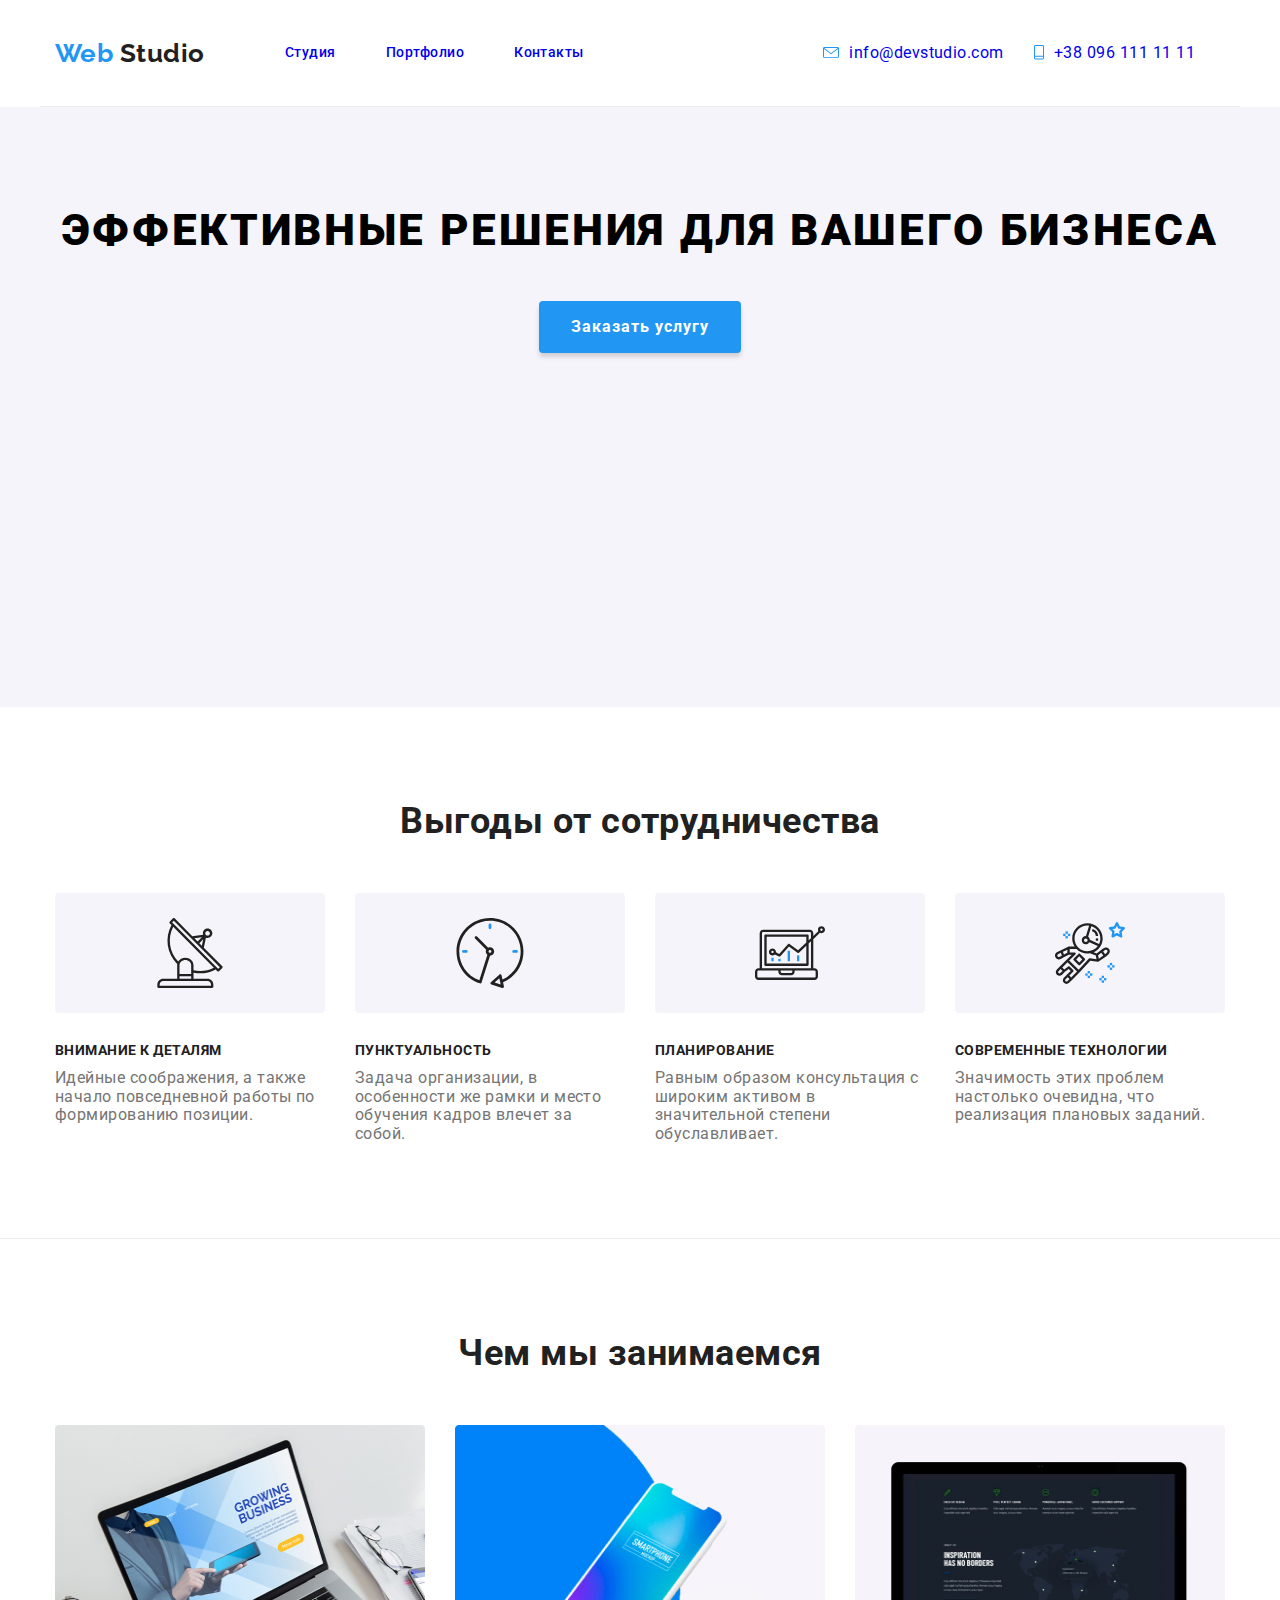
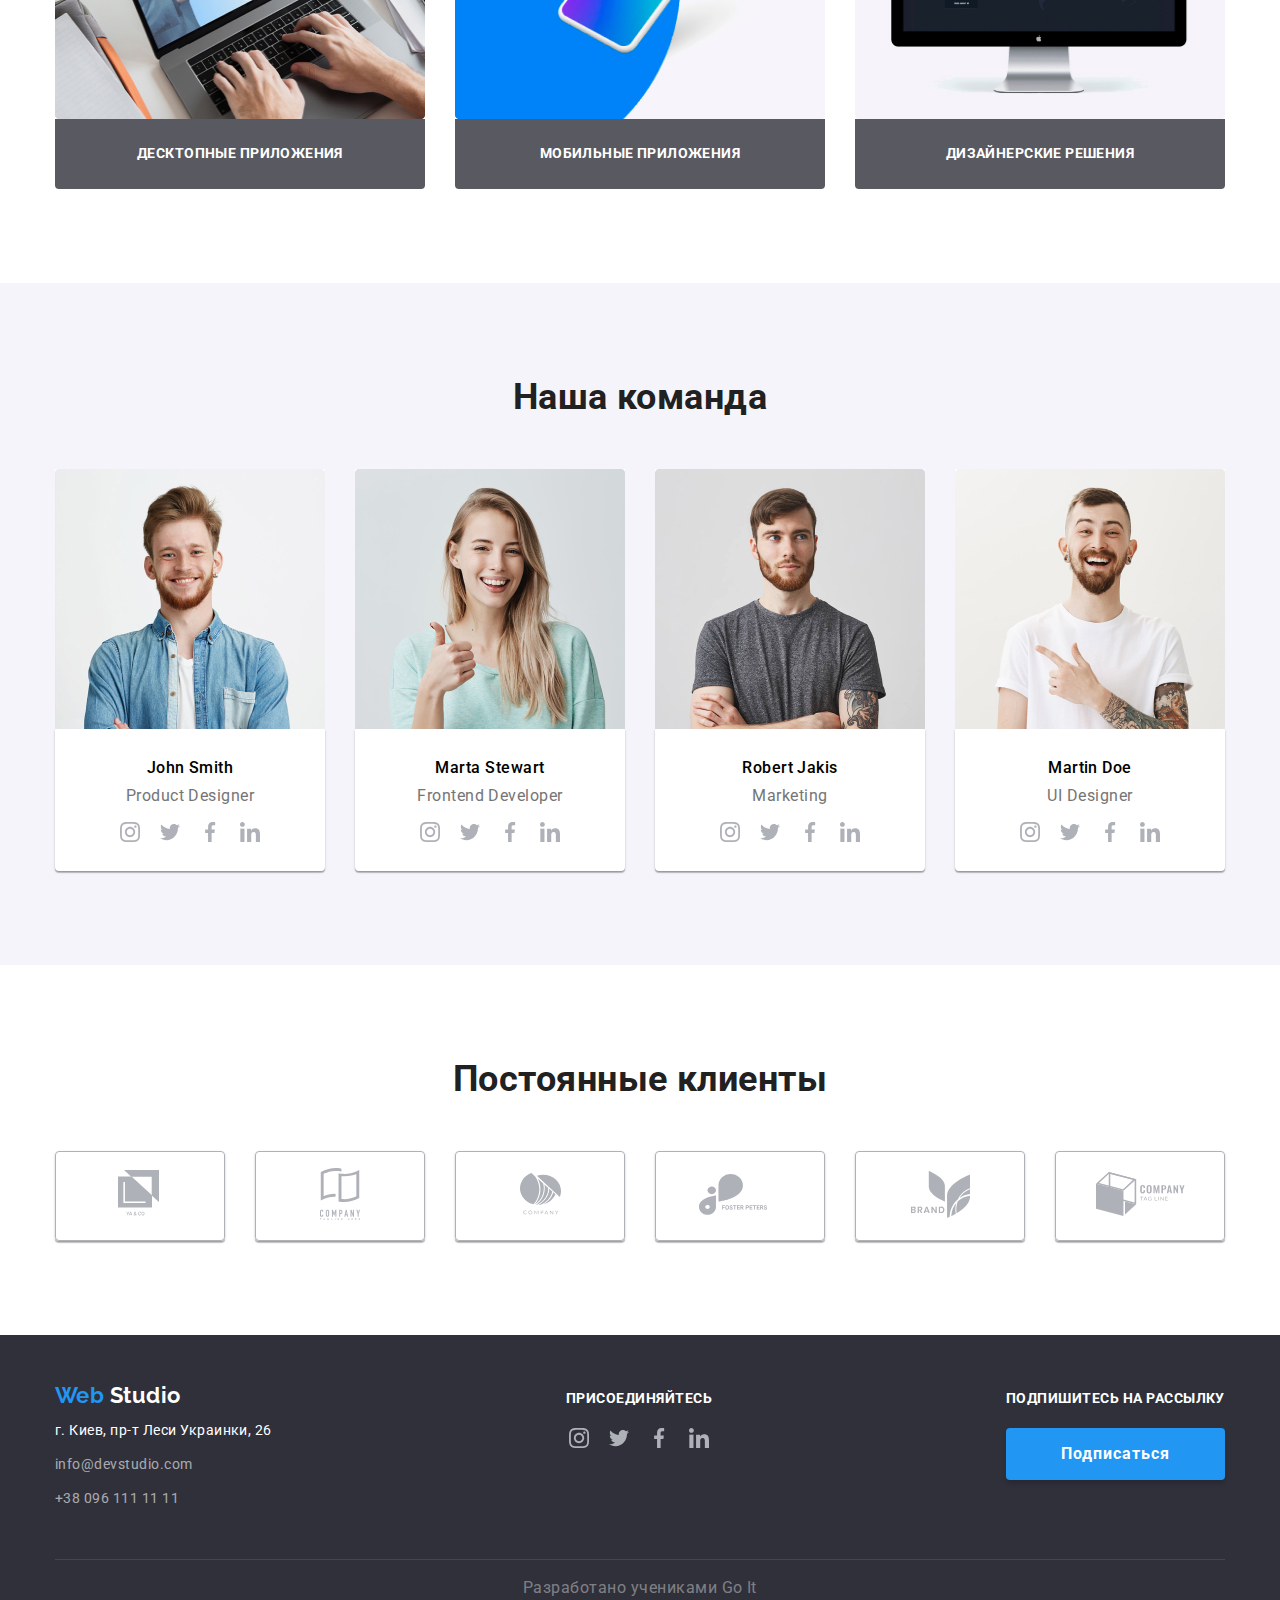
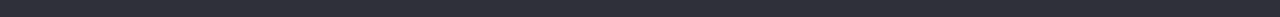
<file: index.html>
<!DOCTYPE html>
<html lang="ru">

<head>
    <meta charset="UTF-8">
    <meta name="viewport" content="width=device-width, initial-scale=1.0">
    <title>Document</title>
    <link href="https://fonts.googleapis.com/css2?family=Raleway&family=Roboto:wght@400;500;700&display=swap" rel="stylesheet">
    <link rel="stylesheet" href="https://cdnjs.cloudflare.com/ajax/libs/modern-normalize/0.6.0/modern-normalize.min.css">  
    <link rel="stylesheet" href="./css/styles.css" />

</head>

<body>

    <!--Шапка сайта-->
    <header>
        <!--container of header  -->
        <div class="container container-site-nav">
            
            
            <nav class="site-nav">

                <!-- Логотип -->
                <a href="./index.html" class="logo"> <span class="accent-logo"> Web </span>  Studio  </a>
    
                <!-- Навигационное меню шапки -->
                <ul class="item-nav">

                    <li class="item-nav-li"> <a href="./index.html"     class="link "> Студия </a> </li>
                    <li class="item-nav-li"> <a href="./portfolio.html" class="link "> Портфолио </a> </li>
                    <li class="item-nav-li"> <a href="                " class="link "> Контакты </a> </li>

                </ul>
    
            </nav>


                <!-- Телефон и емейл в шапке -->
                <ul class="contacts-display list ">

                    <li class="contacts-display-li">  
    
                        <img src="./images/1_envelope.svg" alt="Иконка почты">
                        <a href="mailto:info@devstudio.com" class="contacts">info@devstudio.com</a> 
                
                    </li>

                
                    <li class="contacts-display-li"> 
                    
                        <img src="./images/2_telephone.svg" alt="Иконка телефона" >
                        <a href="tel:+380961111111" class="contacts"> +38 096 111 11 11 </a> 
                
                    </li>
    
                </ul>
    
            

        </div>
       

    </header>

    
    <!--Main-->
    <main>

        <!--Баннер после шапки-->
        <section class="section hero"> 
            <!--container of section hero  -->
            <div class="container">

                <h1 class="hero-title"> эффективные решения для вашего бизнеса </h1>

                <a href="" class="button primary "> Заказать услугу </a>

            </div>

        </section>


        <!--Выгоды от сотрудничества-->

        <section class="section"> 


            <div class="container section-benefits">  

                <h2 class="section-title"> Выгоды от сотрудничества </h2>

                <ul class="benefits"> 

                <li class="benefits-list">  

                    <div class="benefits-list-image">  <img src="./images/benefits_0.svg"  alt="Выгоды от сотрудничества 1" width="70" height="70" class="benefits-img"> </div>
                    <h3 class="benefits-title"> Внимание к деталям </h3>
                    <p class="text"> Идейные соображения, а также начало повседневной работы по формированию позиции. </p>
                
                </li>

                <li class="benefits-list">  

                    <div class="benefits-list-image"> <img src="./images/benefits_1.svg" alt="Выгоды от сотрудничества 2" width="70" height="70" class="benefits-img"> </div>  
                    <h3 class="benefits-title"> Пунктуальность </h3>
                    <p class="text" > Задача организации, в особенности же рамки и место обучения кадров влечет за собой. </p>
                
                </li>

                <li class="benefits-list">  

                    <div class="benefits-list-image"> <img src="./images/benefits_2.svg" alt="Выгоды от сотрудничества 3" width="70" height="70" class="benefits-img"> </div> 
                    <h3 class="benefits-title" > Планирование </h3>
                    <p class="text" > Равным образом консультация с широким активом в значительной степени обуславливает. </p>
                
                </li>

                <li class="benefits-list">  

                    <div class="benefits-list-image"> <img src="./images/benefits_3.svg" alt="Выгоды от сотрудничества 4" width="70" height="70" class="benefits-img"> </div> 
                    <h3 class="benefits-title" > Современные технологии  </h3>
                    <p class="text " > Значимость этих проблем настолько очевидна, что реализация плановых заданий. </p>
                
                </li>

                </ul>

            </div>
        

        </section>


        <!--Чем мы занимаемся-->
        <section class="section section-our-work">

            <div class="container"> 

                <h2 class="section-title"> Чем мы занимаемся </h2> 

                <ul class="about-our-work-ul">


                    <li class="about-our-work-li">    

                        <img src="./images/img_1.jpg" alt="Первая картинка в выгодах" width="370" height="294">
                        <h3 class="works-title"> Десктопные приложения </h3>
                    
                    </li>

                    <li class="about-our-work-li" > 

                        <img src="./images/img_2.jpg" alt="Вторая картинка в выгодах" width="370" height="294">
                        <h3 class="works-title" > Мобильные приложения </h3>

                    </li>

                    <li class="about-our-work-li" >

                        <img src="./images/img_3.jpg" alt="Третья картинка в выгодах" width="370" height="294">
                        <h3 class="works-title" > Дизайнерские решения </h3>
                    
                    </li>
            

                </ul>

            </div>
        
        </section>


        <!--Наша команда-->
        <section class="section our-team">

            <div class="container">

                <h2 class="section-title"> Наша команда </h2>

                <ul class="our-team-flex">

                    <li class="our-team-flex-li">

                        <img src="./images/photo_1.jpg" alt="Фото первого сотрудника" width="270" height="260" class="photo-workers" >


                        <div class="our-team-content">
                            
                            <h3 class="names"> John Smith </h3>
                            <p class="text "> Product Designer  </p> 

                            <ul class=" call-to-action-list-flex">

                                <li class="social-link-li"> <a href="" aria-label="Instagram" class="social-links"> <img src="./images/social-link-instagram.svg" alt=""> </a> </li>
                                <li class="social-link-li"> <a href="" aria-label="Twitter"   class="social-links"> <img src="./images/social-link-twitter.svg" alt=""> </a> </li>
                                <li class="social-link-li"> <a href="" aria-label="Facebook"  class="social-links"> <img src="./images/social-link-facebook.svg" alt=""> </a> </li>
                                <li class="social-link-li"> <a href="" aria-label="LinkedIn"  class="social-links"> <img src="./images/social-link-linkedin.svg" alt=""> </a> </li>  

                            </ul>

                        </div>
                
                    </li>

                    <li class="our-team-flex-li">
                        <img src="./images/photo_2.jpg" alt="Фото второго сотрудника" width="270" height="260" class="photo-workers" >

                        <div class="our-team-content">

                            <h3 class="names" > Marta Stewart </h3>
                            <p class="text" > Frontend Developer </p>  

                            <ul class="call-to-action-list-flex list">
                    
                                <li class="social-link-li"> <a href="" aria-label="Instagram" class="social-links"> <img src="./images/social-link-instagram.svg" alt=""> </a> </li>
                                <li class="social-link-li"> <a href="" aria-label="Twitter"   class="social-links"> <img src="./images/social-link-twitter.svg" alt=""> </a> </li>
                                <li class="social-link-li"> <a href="" aria-label="Facebook"  class="social-links"> <img src="./images/social-link-facebook.svg" alt=""> </a> </li>
                                <li class="social-link-li"> <a href="" aria-label="LinkedIn"  class="social-links"> <img src="./images/social-link-linkedin.svg" alt=""> </a> </li>
                    
                            </ul>

                        </div>
                
                    </li>

                    <li class="our-team-flex-li" >

                        <img src="./images/photo_3.jpg" alt="Фото третьего сотрудника" width="270" height="260" class="photo-workers" >

                        <div class="our-team-content">

                            <h3 class="names"> Robert Jakis </h3>
                            <p class="text" > Marketing  </p>  
    
                            <ul class=" call-to-action-list-flex list">
                        
                                <li class="social-link-li"> <a href="" aria-label="Instagram" class="social-links"> <img src="./images/social-link-instagram.svg" alt=""> </a> </li>
                                <li class="social-link-li"> <a href="" aria-label="Twitter"   class="social-links"> <img src="./images/social-link-twitter.svg" alt=""> </a> </li>
                                <li class="social-link-li"> <a href="" aria-label="Facebook"  class="social-links"> <img src="./images/social-link-facebook.svg" alt=""> </a> </li>
                                <li class="social-link-li"> <a href="" aria-label="LinkedIn"  class="social-links"> <img src="./images/social-link-linkedin.svg" alt=""> </a> </li>
                            
                            </ul> 

                        </div>   

                    </li>

                    <li class="our-team-flex-li" >

                        <img src="./images/photo_4.jpg" alt="Фото четвёртого сотрудника" width="270" height="260" class="photo-workers" >

                        <div class="our-team-content">

                            <h3 class="names"> Martin Doe </h3>
                            <p class="text" > UI Designer  </p>  

                            <ul class="call-to-action-list-flex list">

                                <li class="social-link-li"> <a href="" aria-label="Instagram" class="social-links"> <img src="./images/social-link-instagram.svg" alt=""> </a> </li>
                                <li class="social-link-li"> <a href="" aria-label="Twitter"   class="social-links"> <img src="./images/social-link-twitter.svg" alt=""> </a> </li>
                                <li class="social-link-li"> <a href="" aria-label="Facebook"  class="social-links"> <img src="./images/social-link-facebook.svg" alt=""> </a> </li>
                                <li class="social-link-li"> <a href="" aria-label="LinkedIn"  class="social-links"> <img src="./images/social-link-linkedin.svg" alt=""> </a> </li>
                    
                             </ul>
                             
                        </div>

                    </li>

                </ul>

            </div>

        </section>


        <!--Постоянные клиенты-->
        <section class="section ">

            <div class="container">  

                <h2 class="section-title">Постоянные клиенты</h2>

                <ul class="our-usual-client-list">
        
                    <li class="our-usual-client-li">   <a href="" class="our-usual-client-link"> <img src="./images/logo_1.svg" alt="Логотипы наших клиентов" class="our-clients-img"> </a>    </li>
                    <li class="our-usual-client-li">   <a href="" class="our-usual-client-link"> <img src="./images/logo_2.svg" alt="Логотипы наших клиентов" class="our-clients-img"> </a>    </li>
                    <li class="our-usual-client-li">   <a href="" class="our-usual-client-link"> <img src="./images/logo_3.svg" alt="Логотипы наших клиентов" class="our-clients-img"> </a>    </li>
                    <li class="our-usual-client-li">   <a href="" class="our-usual-client-link"> <img src="./images/logo_4.svg" alt="Логотипы наших клиентов" class="our-clients-img"> </a>    </li>
                    <li class="our-usual-client-li">   <a href="" class="our-usual-client-link"> <img src="./images/logo_5.svg" alt="Логотипы наших клиентов" class="our-clients-img"> </a>    </li>
                    <li class="our-usual-client-li">   <a href="" class="our-usual-client-link"> <img src="./images/logo_6.svg" alt="Логотипы наших клиентов" class="our-clients-img"> </a>    </li>
                    
                </ul>
       

            </div>


        </section>

    </main>

    <!--Футер-->
    <footer class="footer">

        <div class="container"> 

            <div class="footer-flex">  

            
                <div class="footer-address-div">  
    
                    <a href="" class="footer-logo list"> <span class="accent-logo"> Web </span>  <span class="main-logo"> Studio </span>   </a>
                    <address class="footer-address"> г. Киев, пр-т Леси Украинки, 26 </address> 
    
    
                    <a href="info@devstudio.com" class="footer-contacts footer-email">info@devstudio.com</a> 
                    <a href="+380961111111" class="footer-contacts" > +38 096 111 11 11 </a>  
    
                </div>
                
                
                          
                <div class="call-to-action-footer">  

                     <b class="call-to-action"> присоединяйтесь </b> 


                    <ul class="call-to-action-list-flex list">
                            
                        
                            <li class="social-link-li"> <a href="" aria-label="Instagram" class="social-links"> <img src="./images/social-link-instagram.svg" alt=""> </a> </li>
                            <li class="social-link-li"> <a href="" aria-label="Twitter"   class="social-links"> <img src="./images/social-link-twitter.svg" alt=""> </a> </li>
                            <li class="social-link-li"> <a href="" aria-label="Facebook"  class="social-links"> <img src="./images/social-link-facebook.svg" alt=""> </a> </li>
                            <li class="social-link-li"> <a href="" aria-label="LinkedIn"  class="social-links"> <img src="./images/social-link-linkedin.svg" alt=""> </a> </li>
                            
                        
                    </ul>
    
                </div>
    
                
    
                <div class="subscript-footer"> 
    
                    <b class="call-to-action" > Подпишитесь на рассылку </b>
                    <a href="" class="button primary"> Подписаться  </a>
    
                   
                </div>
                
    
                
    
           
            </div>

            <div class="footer-go-it">
    
                <p class="footer-go-it-text"> Разработано учениками Go It </p>

            </div>

        </div>
        
        

                       
    </footer>


</body>


</html>
</file>
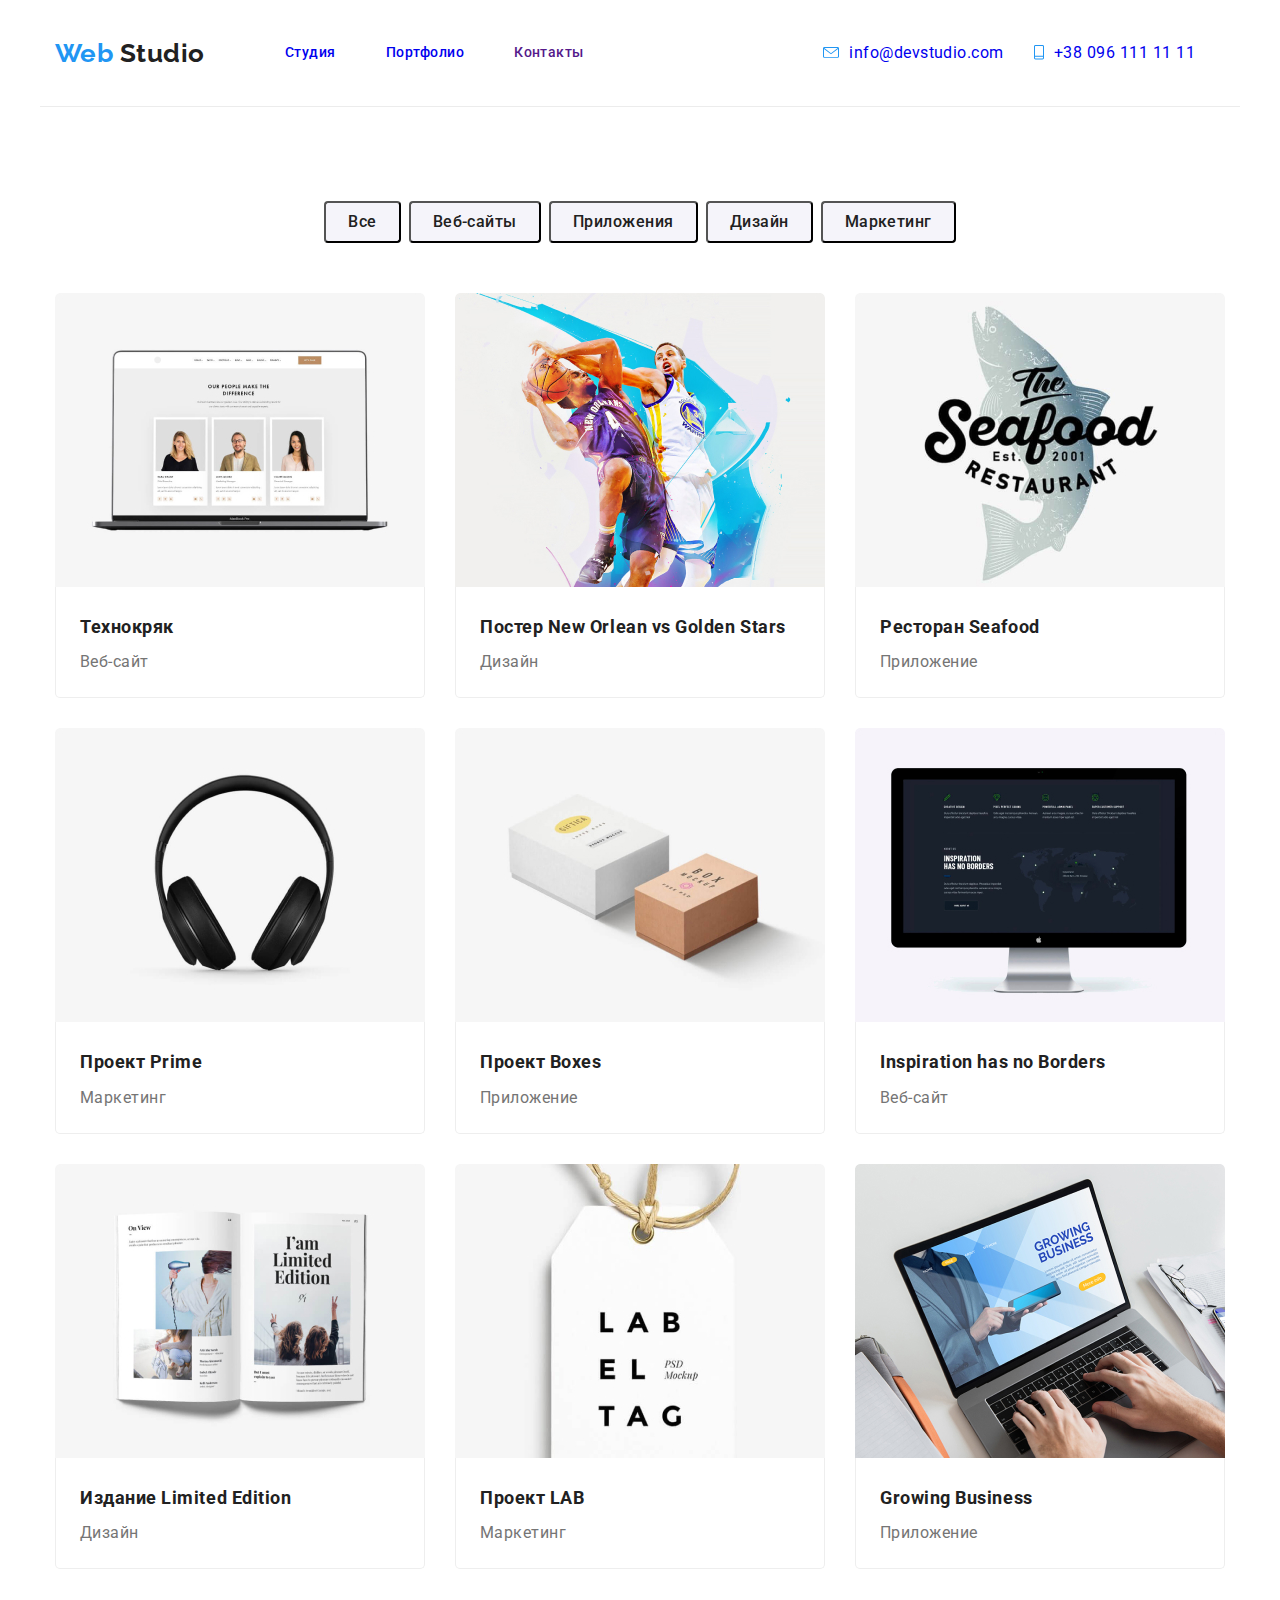
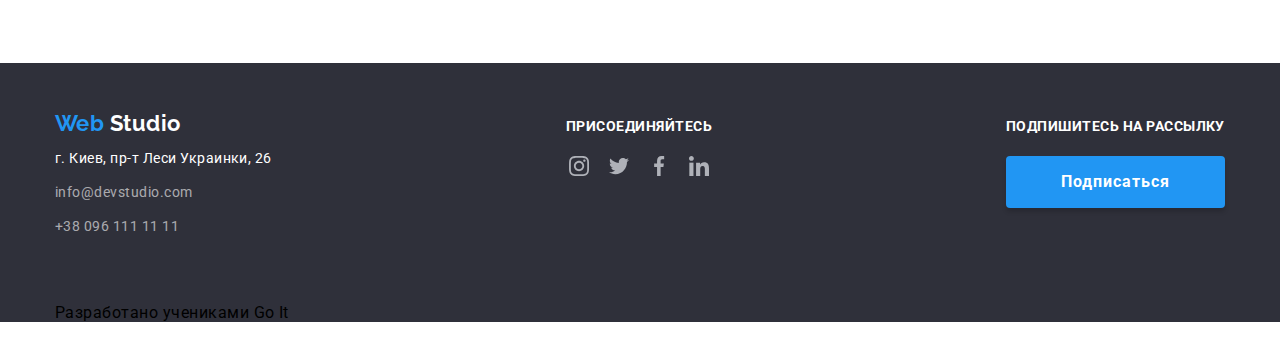
<file: portfolio.html>
<!DOCTYPE html>
<html lang="ru">

<head>
    <meta charset="UTF-8">
    <meta name="viewport" content="width=device-width, initial-scale=1.0">
    <title>Document</title>
    <link href="https://fonts.googleapis.com/css2?family=Raleway&family=Roboto:wght@400;500;700&display=swap" rel="stylesheet">
    <link rel="stylesheet" href="https://cdnjs.cloudflare.com/ajax/libs/modern-normalize/0.6.0/modern-normalize.min.css">  
    <link rel="stylesheet" href="./css/styles.css" />

</head>

<body>

     
     <!--Шапка сайта-->
    <header>
        <!--container of header  -->
        <div class="container container-site-nav">

            <nav class="site-nav">

                <!-- Логотип -->
                <a href="./index.html" class="logo"> <span class="accent-logo"> Web </span>  Studio  </a>
    
                <!-- Навигационное меню шапки -->
                <ul class="item-nav">
                    <li class="item-nav-li"><a href="./index.html" class="link ">Студия</a></li>
                    <li class="item-nav-li"><a href="./portfolio.html" class="link ">Портфолио</a></li>
                    <li class="item-nav-li item-nav-li-right "><a href="" class="link ">Контакты</a></li>
                </ul>
    
            </nav>

            
                <!-- Телефон и емейл в шапке -->
                <ul class="contacts-display list ">

                    <li class="contacts-display-li">  
    
                        <img src="./images/1_envelope.svg" alt="Иконка почты">
                        <a href="mailto:info@devstudio.com" class="contacts">info@devstudio.com</a> 
                
                    </li>

                
                    <li class="contacts-display-li" > 
                    
                        <img src="./images/2_telephone.svg" alt="Иконка телефона" >
                        <a href="tel:+380961111111" class="contacts"> +38 096 111 11 11 </a> 
                
                    </li>
    
               
                </ul>
    
            

        </div>
       

    </header>
    
     <!--Main-->
    <main>


        <section class="section">   
            
             <!-- examples of work -->

            <div class="container ">


                <ul class="button-portfolio list">
        
                    <li class="lil" > <button class="button-portfolio-li" > <span class="button-text"> Все </span>  </button>  </li>
                    <li class="lil" > <button class="button-portfolio-li" > <span class="button-text"> Веб-сайты </span> </button>  </li>
                    <li class="lil" > <button class="button-portfolio-li" > <span class="button-text"> Приложения </span>  </button>  </li>
                    <li class="lil" > <button class="button-portfolio-li" > <span class="button-text"> Дизайн </span>  </button> </li>
                    <li class="lil" > <button class="button-portfolio-li" > <span class="button-text"> Маркетинг</span> </button> </li>
            
                </ul>

             
                <ul class="portfolio-ul">
            
                    <li class="example"> 

                        <a href="" class="link ">
                        
                            <img src="./images/example-of-work-1.jpg" alt="Примеры наших работ" height="294" width="370" class="portfolio-img" >
                        
                            <div class="card-content">

                                <h3 class="title-portfolio"> Технокряк </h3> 
                                <p class="text-portfolio"> Веб-сайт </p>


                            </div>

                                                                     
                        </a> 

                    </li>

    
                    <li class="example"> 

                        <a href="" class="link ">
                        
                            <img src="./images/example-of-work-2.jpg" alt="Примеры наших работ" height="294" width="370" class="portfolio-img" >
                                
                            <div class="card-content">

                                <h3 class="title-portfolio" > Постер New Orlean vs Golden Stars </h3> 
                                <p class="text-portfolio"> Дизайн </p>

                            </div>
                            
                                    
                        </a> 

                    </li>
    

                    <li class="example"> 

                        <a href="" class="link">
                        
                            <img src="./images/example-of-work-3.jpg" alt="Примеры наших работ" height="294" width="370" class="portfolio-img" >
                                
                            <div class="card-content">

                                <h3 class="title-portfolio" > Ресторан Seafood </h3> 
                                <p class="text-portfolio"> Приложение </p>
                                    
                            </div>
                        
                                    
                        </a> 

                    </li>

        
                    <li class="example"> 

                        <a href="" class="link ">
                        
                            <img src="./images/example-of-work-4.jpg" alt="Примеры наших работ" height="294" width="370" class="portfolio-img" >
                                
                            <div class="card-content">

                                <h3 class="title-portfolio" > Проект Prime </h3> 
                                <p class="text-portfolio"> Маркетинг </p>

                            </div>
                        
                                    
                        </a> 

                    </li>
    

                    <li class="example"> 
                            
                        <a href="" class="link ">
                        
                            <img src="./images/example-of-work-5.jpg" alt="Примеры наших работ" height="294" width="370" class="portfolio-img" >
                                
                            <div class="card-content">

                                <h3 class="title-portfolio" > Проект Boxes </h3> 
                                <p class="text-portfolio"> Приложение </p>

                            </div>
                        
                                    
                        </a> 

                    </li>

    
                    <li class="example"> 

                        <a href="" class="link ">
                        
                            <img src="./images/example-of-work-6.jpg" alt="Примеры наших работ" height="294" width="370" class="portfolio-img" >
                                
                            <div class="card-content">

                                <h3 class="title-portfolio" > Inspiration has no Borders </h3> 
                                <p class="text-portfolio"> Веб-сайт </p>

                            </div>
                        
                                    
                        </a> 

                    </li>

        
                    <li class="example"> 

                        <a href="" class="link ">
                        
                            <img src="./images/example-of-work-7.jpg" alt="Примеры наших работ" height="294" width="370" class="portfolio-img" >
                                
                            <div class="card-content">

                                <h3 class="title-portfolio" > Издание Limited Edition </h3> 
                                <p class="text-portfolio"> Дизайн </p>

                            </div>
                        
                                    
                        </a> 

                    </li>

        
                    <li class="example"> 

                        <a href="" class="link ">
                        
                            <img src="./images/example-of-work-8.jpg" alt="Примеры наших работ" height="294" width="370" class="portfolio-img" >
                                
                            <div class="card-content">

                                <h3 class="title-portfolio" > Проект LAB </h3> 
                                <p class="text-portfolio"> Маркетинг </p>

                            </div>
                        
                                    
                        </a> 

                    </li>

        
                    <li class="example"> 

                        <a href="" class="link " >
                        
                            <img src="./images/example-of-work-9.jpg" alt="Примеры наших работ" height="294" width="370" class="portfolio-img">
                                
                            <div class="card-content">

                                <h3 class="title-portfolio" > Growing Business</h3> 
                                <p class="text-portfolio"> Приложение </p>

                            </div>
                        
                                    
                        </a> 

                    </li>
    
                </ul>


            </div>

                    
        </section>
         

    </main>

   
     <!--Футер-->
    <footer class="footer">

        <div class="container"> 

            <div class="footer-flex">  

            
                <div class="footer-address-div">  
    
                    <a href="" class="footer-logo list"> <span class="accent-logo"> Web </span>  <span class="main-logo"> Studio </span>   </a>
                    <address class="footer-address"> г. Киев, пр-т Леси Украинки, 26 </address> 
    
    
                    <a href="info@devstudio.com" class="footer-contacts footer-email">info@devstudio.com</a> 
                    <a href="+380961111111" class="footer-contacts" > +38 096 111 11 11 </a>  
    
                </div>
                
                
                          
                <div class="call-to-action-footer">  



                    <b class="call-to-action"> присоединяйтесь </b> 


                    <ul class="call-to-action-list-flex list">
                            
                        
                        <li class="social-link-li"> <a href="" aria-label="Instagram" class="social-links"> <img src="./images/social-link-instagram.svg" alt=""> </a> </li>
                        <li class="social-link-li"> <a href="" aria-label="Twitter"   class="social-links"> <img src="./images/social-link-twitter.svg" alt=""> </a> </li>
                        <li class="social-link-li"> <a href="" aria-label="Facebook"  class="social-links"> <img src="./images/social-link-facebook.svg" alt=""> </a> </li>
                        <li class="social-link-li"> <a href="" aria-label="LinkedIn"  class="social-links"> <img src="./images/social-link-linkedin.svg" alt=""> </a> </li>
                            
                        
                    </ul>
    
                </div>
    
                
    
                <div class="subscript-footer"> 
    
                    <b class="call-to-action" > Подпишитесь на рассылку </b>
                    <a href="" class="button primary"> Подписаться  </a>
                       
                </div>
                
    
                
    
           
            </div>

            <div class="foter-go-it">
    
                <p class="foter-go-it-text"> Разработано учениками Go It </p>

            </div>

        </div>
        
        

                       
    </footer>


</body>

</html>
</file>
<file: css/styles.css>
html {
	box-sizing: border-box;
}

*,
*::before,
*::after {
	box-sizing: inherit;
}

:root {
	--primary-text-color: #757575;
	--title-text-color: #212121;
	--accent-color: #2196f3;
	--background-color: #ffffff;
	--secondary-background-color: #f5f4fa;
}

body {
	font-family: Roboto, sans-serif;
	letter-spacing: 0.03em;
	font-size: 16px;
	line-height: 1.19;

	background-color: var(--background-color);
}

.list {
	list-style: none;
	text-decoration: none;
	padding: 0px;
	margin: 0px;
}

/* container */

.container {
	margin-left: auto;
	margin-right: auto;
	width: 1200px;

	padding-left: 15px;
	padding-right: 15px;
}

/* site nav */

.container-site-nav {
	border-bottom: 1px solid #ececec;
	display: flex;
	align-items: center;
	padding-top: 25px;
	padding-bottom: 25px;
}

.site-nav {
	color: var(--primary-text-color);
	display: flex;
	align-items: center;
}

.logo {
	display: block;
	font-family: Raleway, cursive;
	font-weight: 700;
	font-size: 26px;
	line-height: 1.19;
	text-decoration: none;

	color: var(--title-text-color);
}

.accent-logo {
	color: var(--accent-color);
}

.site-nav .logo:hover,
.site-nav .logo:focus {
	color: var(--accent-color);
}

.item-nav {
	display: flex;
	padding: 0px;
	margin-top: 0px;
	margin-right: 0px;
	margin-bottom: 0px;
	margin-left: 80px;

	list-style: none;
	text-decoration: none;
}

.item-nav-li {
	margin-right: 50px;
}

.item-nav-li:nth-child(3n) {
	margin-right: 0px;
}

.item-nav .link:hover,
.item-nav .link:focus {
	color: var(--accent-color);
}

.item-nav .link {
	font-weight: 500;
	font-size: 14px;
	line-height: 1.14;
	text-decoration: none;

	padding-top: 20px;
	padding-bottom: 20px;
	display: block;
}

.site-nav .contacts {
	font-weight: 500;
	font-size: 14px;
	line-height: 1.14;
	text-decoration: none;
}

.contacts {
	margin-left: 10px;
}

.contacts-display {
	display: flex;
	margin-left: auto;
}

.contacts-display-li {
	margin-right: 30px;
	display: flex;
}

.contacts-display-li .contacts:hover,
.contacts-display-li .contacts:focus {
	color: var(--accent-color);
}

.contacts-display-li .contacts {
	display: block;
	text-decoration: none;
}

/* section */

/* for the all section */

.section {
	padding-top: 94px;
	padding-bottom: 94px;
}

.section-title {
	color: var(--title-text-color);

	font-weight: 700;
	font-size: 36px;
	line-height: 1.16;

	text-align: center;
	margin-top: 0px;
	margin-bottom: 50px;
}

/* Section hero */

.section.hero {
	text-align: center;

	background-color: var(--secondary-background-color);

	min-height: 600px;
}

.hero-title {
	margin-top: 0px;
	margin-bottom: 40px;

	font-weight: 900;
	font-size: 44px;
	line-height: 1.36;
	letter-spacing: 0.06em;
	text-align: center;
	text-transform: uppercase;
}

/* Section benefits  */

.benefits {
	color: var(--title-text-color);
	display: flex;
	list-style: none;
	padding-left: 0px;
	margin: 0px;
}

.benefits-list {
	width: calc((100% - 90px) / 4);
	margin-right: 30px;
}

.benefits-list:nth-child(4n) {
	margin-right: 0px;
}

.benefits-list-image {
	width: 270px;
	height: 120px;
	background: #f5f4fa;
	border-radius: 4px;
	margin-bottom: 30px;

	display: flex;
	align-items: center;
	justify-content: center;
}

.benefits-title {
	font-weight: 700;
	font-size: 14px;
	line-height: 1.14;
	text-transform: uppercase;

	margin-bottom: 10px;
	margin-top: 0px;
}

.benefits .text {
	font-size: 14px;
	line-height: 1.71px;
	margin: 0px;
}

/* Section our work / Чем мы занимаемся */

.section-our-work {
	border-top: 1px solid #ececec;
}

.about-our-work-ul {
	display: flex;
	flex-wrap: wrap;
	padding-left: 0px;
	margin: 0px;
	list-style: none;
}

.about-our-work-li {
	width: calc((100% - 60px) / 3);
	margin-right: 30px;
}

.about-our-work-li:nth-child(3n) {
	margin-right: 0px;
}

.about-our-work-li:nth-last-child(-n + 3) {
	margin-bottom: 0px;
}

.works-title {
	text-align: center;
	background: rgba(47, 48, 58, 0.8);
	border-radius: 0px 0px 4px 4px;

	margin: 0px;
	padding-top: 27px;
	padding-bottom: 27px;

	font-weight: 700;
	font-size: 14px;
	line-height: 1.14;
	letter-spacing: 0.03em;
	text-transform: uppercase;
	color: #ffffff;
}

.about-our-work-li > img {
	display: block;
}

/* Section our team / наша команда */

.our-team {
	background-color: var(--secondary-background-color);
}

.our-team-flex {
	display: flex;
	list-style: none;
	margin: 0px;
	padding: 0px;
}

.our-team-flex-li {
	width: calc((100% - 3*30px) / 4);
	margin-right: 30px;
	border-radius: 4px 4px 0px 0px;
}

.our-team-flex-li:nth-child(4n) {
	margin-right: 0px;
}
.our-team-flex-li:nth-last-child(-n + 4) {
	margin-bottom: 0px;
}

.photo-workers {
	display: block;
	overflow: hidden;
}

.our-team-content {
	padding-top: 30px;
	padding-bottom: 25px;
	text-align: center;

	background: #ffffff;

	box-shadow: 0px 2px 1px rgba(0, 0, 0, 0.2), 0px 1px 1px rgba(0, 0, 0, 0.14), 0px 1px 3px rgba(0, 0, 0, 0.12);
	border-bottom-left-radius: 4px;
	border-bottom-right-radius: 4px;
}

.names {
	font-weight: 500;
	font-size: 16px;
	line-height: 1.18;
	margin-top: 0px;
	margin-bottom: 10px;
	text-align: center;
}

.section .text {
	color: var(--primary-text-color);

	font-size: 16px;
	line-height: 1.18;
	margin-bottom: 0px;
	margin-top: 0px;
}

.our-team-content .text {
	margin-bottom: 16px;
}

/* social links */

.call-to-action-list-flex {
	display: flex;
	justify-content: center;
	list-style: none;
	padding-left: 0px;
}

.social-links {
	text-decoration: none;
	display: block;
}

.social-links:hover {
	background-color: var(--accent-color);
}
.social-link-li {
	margin-right: 20px;
}

.social-link-li:nth-child(4n) {
	margin-right: 0px;
}

/* our usual clients / Наши постоянные клиенты */

.our-usual-client-list {
	display: flex;
	padding: 0px;
	margin: 0px;
}

.our-usual-client-li {
	display: flex;
	justify-content: center;
	align-items: center;

	width: calc((100% - 3*30px) / 4);
	height: 90px;
	margin-right: 30px;

	border: 1px solid #afb1b8;
	box-shadow: 0px 2px 1px rgba(0, 0, 0, 0.2), 0px 1px 1px rgba(0, 0, 0, 0.14), 0px 1px 3px rgba(0, 0, 0, 0.12);

	border-radius: 4px;
}

.our-usual-client-link {
	display: block;
}

.our-usual-client-li:nth-child(6n) {
	margin-right: 0px;
}

/* footer */

.footer {
	background-color: #2f303a;
}

.footer-flex {
	display: flex;
	align-items: baseline;
	justify-content: space-between;
	padding-top: 48px;
	padding-bottom: 48px;
}

/* .footer-address-div {
	margin-top: 48px;
	margin-bottom: 48px;
} */

.call-to-action-footer {
	display: flex;
	flex-direction: column;
}

.subscript-footer {
	display: flex;
	flex-direction: column;
}

.footer-go-it {
	border-top: 1px solid rgba(255, 255, 255, 0.1);
}

.main-logo {
	color: #ffffff;
}

.footer-logo {
	display: block;
	font-family: Raleway;

	font-weight: 700;
	font-size: 22px;
	line-height: 1.18;

	margin-bottom: 10px;
}

.footer-address {
	font-style: normal;
	font-size: 14px;
	line-height: 1.71;
	margin-bottom: 10px;
	color: #ffffff;
}

.footer-contacts {
	display: block;
	font-size: 14px;
	line-height: 1.71;
	text-decoration: none;
	color: rgba(255, 255, 255, 0.6);
}

.footer-email {
	margin-bottom: 10px;
}

.call-to-action {
	font-weight: 700;
	font-size: 14px;
	line-height: 1.14;
	text-transform: uppercase;
	color: #ffffff;
	margin-bottom: 21px;
}

.subscript-footer .button {
	margin-bottom: 0px;
}

.footer-go-it-text {
	text-align: center;
	margin: 0px;
	padding-bottom: 20px;
	padding-top: 18px;

	color: rgba(255, 255, 255, 0.4);
}

/* button */
.button {
	color: var(--title-text-color);
	background-color: var(--primary-white-color);

	font-family: inherit;
	font-weight: 700;
	font-size: 16px;
	line-height: 1.87;
	letter-spacing: 0.06em;

	text-decoration: none;

	padding: 11px 32px;
	min-width: 200px;
	min-height: 50px;
	text-align: center;
	border-radius: 4px;
}

.button.primary {
	color: var(--background-color);
	background-color: var(--accent-color);
	text-decoration: none;
	box-shadow: 0px 4px 4px rgba(0, 0, 0, 0.15);
	border-radius: 4px;
	padding: 11px 32px;
	text-align: center;

	display: inline-block;
}

.button.secondary {
	color: var(--accent-color);
	background-color: var(--primary-white-color);
	text-decoration: none;
	padding: 11px 32px;
}

.button-portfolio .button-secondary:hover,
.button-portfolio .button-secondary:focus {
	color: #212121;
}

.button-portfolio {
	display: flex;
	justify-content: center;
	margin-bottom: 50px;
}

.button-portfolio .lil {
	margin-right: 8px;
}

.button-portfolio .lil:nth-child(5n) {
	margin-right: 0px;
}

.button-portfolio-li {
	background: #f5f4fa;
	border-radius: 4px;
  padding-top: 6px;
  padding-bottom: 6px;
  padding-right: 22px;
  padding-left: 22px;
}

.button-portfolio-li:hover,
.button-portfolio-li:focus {
	color: var(--accent-color);
}

.button-text {
	font-weight: 500;
	font-size: 16px;
	line-height: 1.62;
	text-align: center;
	letter-spacing: 0.03em;
	color: #212121;
}
.button-text:hover,
.button-text:focus {
	color: var(--accent-color);
}

/* css for portfolio */

.title-portfolio {
	margin-top: 0px;
	margin-bottom: 0px;

	font-family: Roboto;
	font-weight: bold;
	font-size: 18px;
	line-height: 2.25;
	letter-spacing: 0.03em;
	color: #212121;
}

.text-portfolio {
	margin-top: 0px;
	margin-bottom: 0px;

	font-style: normal;
	font-weight: normal;
	font-size: 16px;
	line-height: 1.87;
	letter-spacing: 0.03em;
	color: #757575;
}

.lay-out-portfolio {
	margin: 0px;
}

.example .link:hover,
.example .link:focus {
	color: var(--accent-color);
}

.portfolio-ul {
	display: flex;
	flex-wrap: wrap;

	padding-left: 0px;
	margin-top: 0px;
	margin-bottom: 0px;
}

.example {
	width: calc((100% - 60px) / 3);
	margin-right: 30px;
	margin-bottom: 30px;
	list-style: none;
	border-top-left-radius: 5px;
	border-top-right-radius: 5px;
	
}

.example .link {
	display: block;
	text-decoration: none;
}

.example:nth-child(3n) {
	margin-right: 0px;
}
.example:nth-last-child(-n + 3) {
	margin-bottom: 0px;
}

.card-content {
	padding-left: 24px;
	padding-right: 24px;
	padding-top: 20px;
	padding-bottom: 20px;

	background: var(--background-color);
	box-sizing: border-box;

	border-bottom-left-radius: 5px;
	border-bottom-right-radius: 5px;
	border-left: 1px solid#eeeeee;
	border-right: 1px solid#eeeeee;
	border-bottom: 1px solid#eeeeee;
}

.portfolio-img {
	border-radius: 5px 5px 0px 0px;
	display: block;
}
</file>
